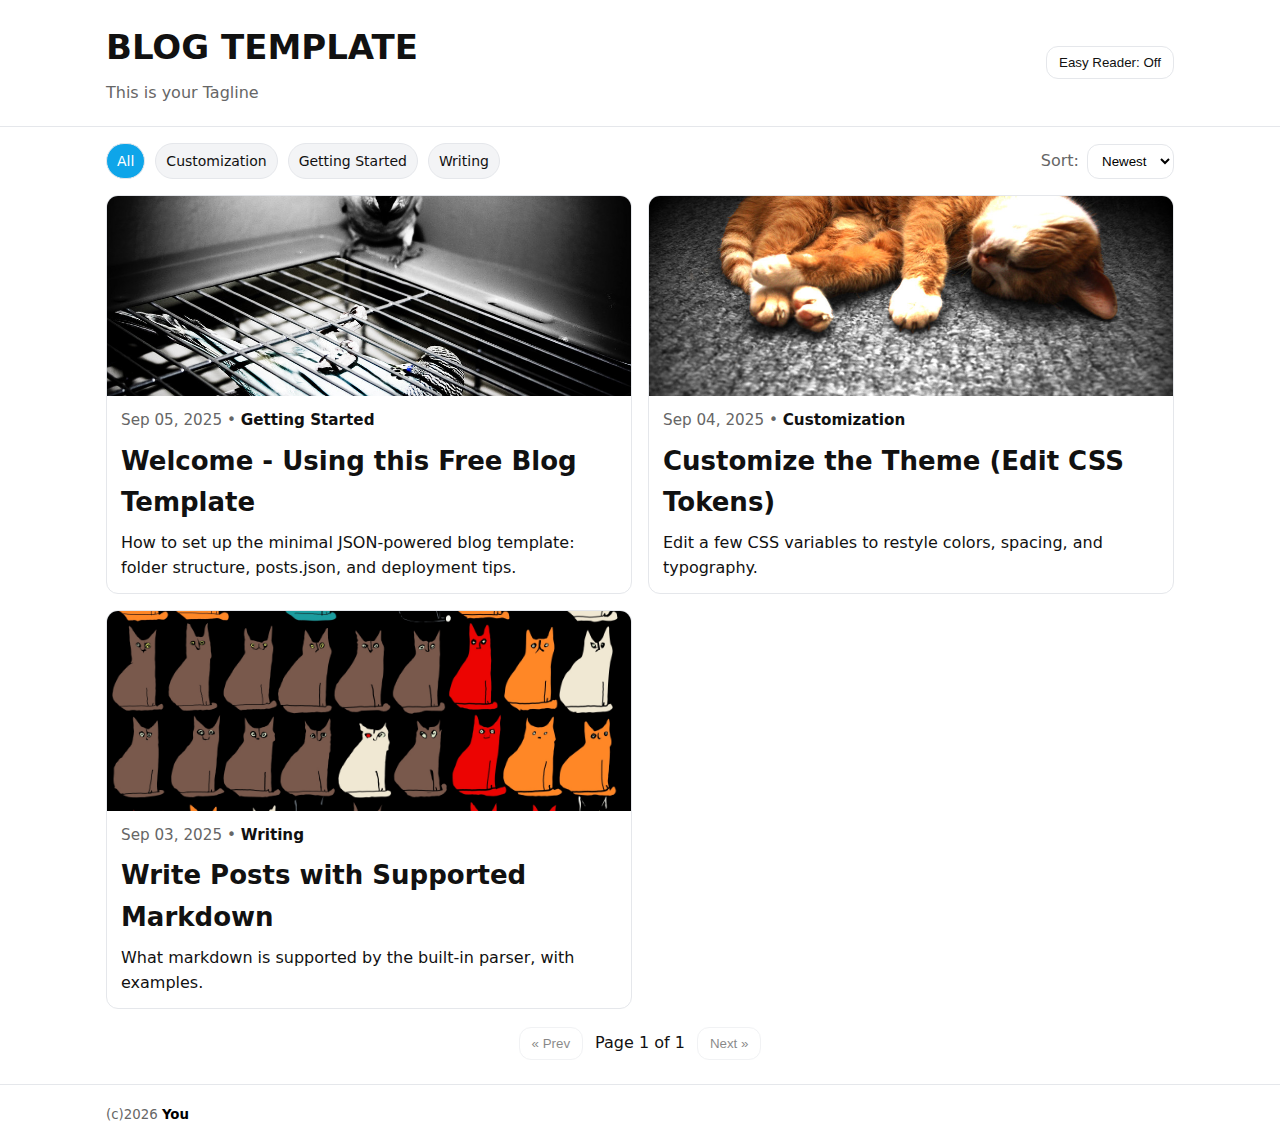
<file: index.html>
<!DOCTYPE html>
<html lang="en" class="">
<head>
  <meta charset="utf-8" />
  <meta name="viewport" content="width=device-width,initial-scale=1" />
  <title>Your Blog</title>
  <link rel="preconnect" href="https://fonts.googleapis.com">
  <link href="/fonts/share-tech-mono.css" rel="stylesheet">
  <link rel="stylesheet" href="styles.css" />
  <meta name="description" content="your site description here" />
  <meta name="keywords" content="keyword_1, keyword_2" />

</head>
<body>
  <div id="fx-root" aria-hidden="true"></div>

  <header class="site-header">
    <div class="container header-row">
      <div class="brand">
        <h1>BLOG TEMPLATE</h1>
        <p class="tagline">This is your Tagline</p>
      </div>
      <button id="readerToggle" class="reader-btn" type="button" aria-pressed="false" title="Toggle Easy Reader">
        Easy Reader: Off
      </button>
    </div>
  </header>

  <main class="container">
    <section class="controls" aria-label="Filters and sort">
      <nav id="topicFilters" class="filters" aria-label="Filter by topic">
      </nav>

      <div class="sort">
        <label for="sortOrder">Sort:</label>
        <select id="sortOrder">
          <option value="new">Newest</option>
          <option value="old">Oldest</option>
          <option value="az">A → Z</option>
          <option value="za">Z → A</option>
        </select>
      </div>
    </section>

    <section id="posts" class="cards"></section>

    <nav class="pagination" aria-label="Pagination">
      <button id="prevBtn" aria-label="Previous page">« Prev</button>
      <span id="pageInfo"></span>
      <button id="nextBtn" aria-label="Next page">Next »</button>
    </nav>
  </main>

  <footer class="site-footer">
    <div class="container">
      <small>(c)<span id="year"></span> <a href="../" style="color:#000; ">You</a></small>
    </div>
  </footer>


  <script src="app.js" type="module"></script>
</body>
</html>
</file>
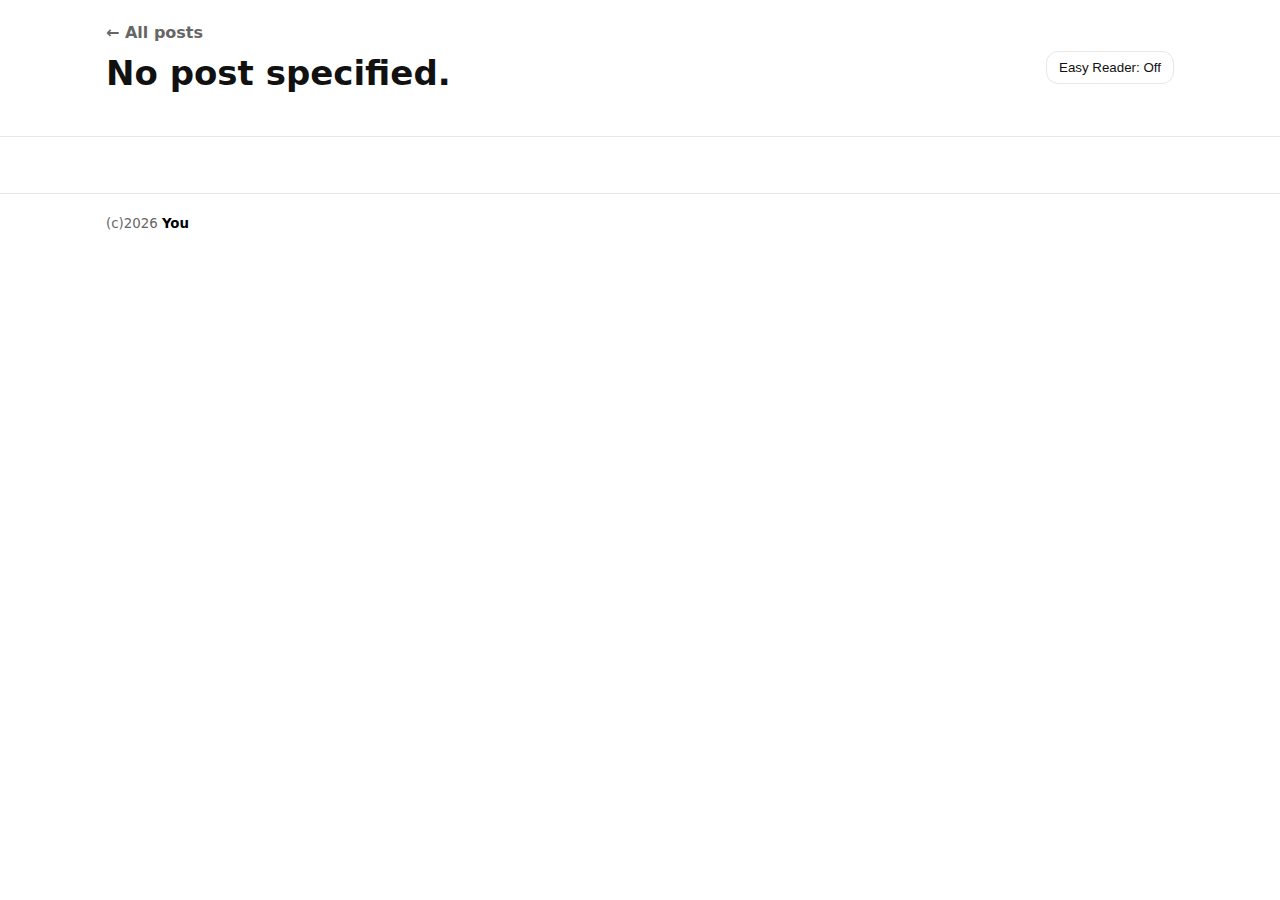
<file: post.html>
<!DOCTYPE html>
<html lang="en" class="">
<head>
  <meta charset="utf-8" />
  <meta name="viewport" content="width=device-width,initial-scale=1" />
  <title>Post</title>
  <link rel="preconnect" href="https://fonts.googleapis.com">
  <link href="/fonts/share-tech-mono.css" rel="stylesheet">
  <link rel="stylesheet" href="styles.css" />
  
  <meta name="description" content="">
  <meta name="keywords" content="">
  <meta property="og:title" content="">
  <meta property="og:description" content="">
  <meta property="og:image" content="">
  <meta property="og:type" content="article">
  <meta property="og:url" content="">
  <meta name="twitter:card" content="summary_large_image">
  <meta name="twitter:title" content="">
  <meta name="twitter:description" content="">
  <meta name="twitter:image" content="">
</head>
<body>
  <div id="fx-root" aria-hidden="true"></div>

  <header class="site-header">
    <div class="container header-row">
      <div>
        <a class="back" href="index.html">← All posts</a>
        <h1 id="postTitle">Loading…</h1>
        <p id="postMeta" class="post-meta"></p>
      </div>
      <button id="readerToggle" class="reader-btn" type="button" aria-pressed="false" title="Toggle Easy Reader">
        Easy Reader: Off
      </button>
    </div>
  </header>

  <main class="container">
    <img id="postImage" class="hero" alt="" />
    <article id="postContent" class="prose"></article>
  </main>

  <footer class="site-footer">
    <div class="container">
      <small>(c)<span id="year"></span> <a href="../" style="color:#000; ">You</a></small>
    </div>
  </footer>

  <script src="post.js" type="module"></script>
</body>
</html>
</file>
<file: fonts/share-tech-mono.css>
@font-face {
  font-family: 'Share Tech Mono';
  font-style: normal;
  font-weight: 400;
  font-display: swap;
  src: url('/fonts/J7aHnp1uDWRBEqV98dVQztYldFcLowEF.woff2') format('woff2');
}
</file>
<file: styles.css>
/* ========================================
   BLOG TEMPLATE CSS
   - Clear tokens + sections
   - Minimal defaults, easy to theme
   ======================================== */

/* ------------------------------
   THEME TOKENS (edit these)
   ------------------------------ */
:root{
  /* Colors */
  --bg: #ffffff;
  --text: #111111;
  --muted: #666666;
  --border: #e5e7eb;           
  --card: #ffffff;

  /* Brand accents */
  --accent: #0ea5e9;           
  --accent-contrast: #ffffff;

  /* Chips (filter pills) */
  --chip-bg: #f3f4f6;
  --chip-fg: #111111;
  --chip-bg-active: #0ea5e9;
  --chip-fg-active: #ffffff;

  /* Typography */
  --font-base: system-ui, Segoe UI, Roboto, Inter, Arial, sans-serif;
  --font-mono: ui-monospace, SFMono-Regular, Menlo, Consolas, monospace;
  --size-base: 16px;
  --size-h1: clamp(26px, 3.2vw, 34px);
  --size-h2: clamp(20px, 2.6vw, 26px);

  /* Layout / spacing */
  --container: 1100px;
  --radius: 12px;
  --radius-pill: 999px;
  --space-1: 6px;
  --space-2: 10px;
  --space-3: 14px;
  --space-4: 16px;
  --space-5: 20px;
  --space-6: 24px;
}

/* Optional high-contrast “Reader Mode” (toggled in UI) */
.reader-on{
  --bg:#000000;
  --text:#ffffff;
  --muted:#d1d5db;
  --border:#374151;
  --card:#0b0b0b;
  --chip-bg:#111827;
  --chip-fg:#e5e7eb;
  --chip-bg-active:#ffffff;
  --chip-fg-active:#111111;
}

/* ------------------------------
   GLOBAL / RESETS
   ------------------------------ */
*{ box-sizing:border-box }
html, body{
  margin:0; padding:0;
  background:var(--bg); color:var(--text);
  font: 400 var(--size-base)/1.6 var(--font-base);
}
img{ max-width:100%; height:auto; display:block }
a{ color:var(--text); text-decoration:none; font-weight:600 }
a:hover{ text-decoration:underline }
.container{ max-width:var(--container); margin:0 auto; padding:0 var(--space-4) }

/* ------------------------------
   HEADER / FOOTER
   ------------------------------ */
.site-header{ padding: var(--space-5) 0; border-bottom:1px solid var(--border) }
.header-row{ display:flex; justify-content:space-between; align-items:center; gap: var(--space-3) }
h1{ margin:0 0 var(--space-1); font-size: var(--size-h1) }
.tagline{ margin:0; color:var(--muted) }

.site-footer{
  border-top:1px solid var(--border);
  margin-top: var(--space-6);
  padding: var(--space-4) 0;
  color: var(--muted);
}

/* Reader toggle button */
.reader-btn{
  background:transparent; color:var(--text);
  border:1px solid var(--border);
  border-radius: var(--radius);
  padding:8px 12px; cursor:pointer; white-space:nowrap;
}

/* ------------------------------
   CONTROLS (filters + sort)
   ------------------------------ */
.controls{
  display:grid; grid-template-columns:minmax(0,1fr) auto;
  align-items:center; gap: var(--space-3);
  margin: var(--space-4) 0 var(--space-2);
}
.filters{ display:flex; flex-wrap:wrap; gap: clamp(6px,1.2vw,10px) }
.filters .chip{
  display:inline-block;
  border:1px solid var(--border);
  background:var(--chip-bg);
  color:var(--chip-fg);
  padding: 6px 10px;
  border-radius: var(--radius-pill);
  cursor:pointer;
  font-weight:500;
  font-size: 14px;
}
.filters .chip:hover,
.filters .chip.active{
  background:var(--chip-bg-active);
  color:var(--chip-fg-active);
}
.sort{ display:flex; gap:8px; justify-content:flex-end; align-items:center }
.sort label{ color:var(--muted) }
select{
  background:#fff; color:#000; border:1px solid var(--border);
  border-radius: var(--radius); padding:8px 10px;
}

/* ------------------------------
   CARD GRID (index)
   ------------------------------ */
.cards{ display:grid; grid-template-columns:1fr; gap:16px; margin:16px 0 }
@media (min-width:760px){ .cards{ grid-template-columns:1fr 1fr } }

.card{
  background:var(--card);
  border:1px solid var(--border);
  border-radius: var(--radius);
  overflow:hidden;
}
.card img{ width:100%; height:200px; object-fit:cover }
.card .body{ padding: 12px 14px }
.card h2{ margin:0 0 6px; font-size: var(--size-h2) }
.card .meta{ color:var(--muted); font-size:0.95rem; margin-bottom:8px }
.card p{ margin:0 }

/* ------------------------------
   PAGINATION
   ------------------------------ */
.pagination{
  display:flex; gap:12px; align-items:center; justify-content:center;
  margin:18px 0;
}
.pagination button{
  background:transparent; color:var(--text);
  border:1px solid var(--border);
  border-radius: var(--radius);
  padding:8px 12px; cursor:pointer;
}
.pagination button[disabled]{ opacity:.5; cursor:not-allowed }

/* ------------------------------
   POST PAGE
   ------------------------------ */
.back{ color:var(--muted) }
.post-meta{ color:var(--muted) }

.hero{
  width:100%; height:auto; object-fit:contain;
  border-bottom:1px solid var(--border);
  display:none; /* shown if post has image */
}

/* Minimal “prose” styles for markdown output */
.prose{ padding:16px 0 }
.prose h1,.prose h2,.prose h3,.prose h4,.prose h5,.prose h6{ margin: 1.2em 0 .6em }
.prose p{ margin: .8em 0 }
.prose ul{ padding-left: 1.2em; margin: .8em 0 }
.prose li{ margin: .3em 0 }
.prose a{ color: var(--accent) }
.prose pre{
  background:var(--card);
  border:1px solid var(--border);
  padding:12px; border-radius:10px; overflow:auto;
}
.prose code{ font-family: var(--font-mono) }
.inline-img{
  max-width:100%; height:auto; display:block;
  margin:12px auto; border:1px solid var(--border); border-radius:8px;
}
</file>
